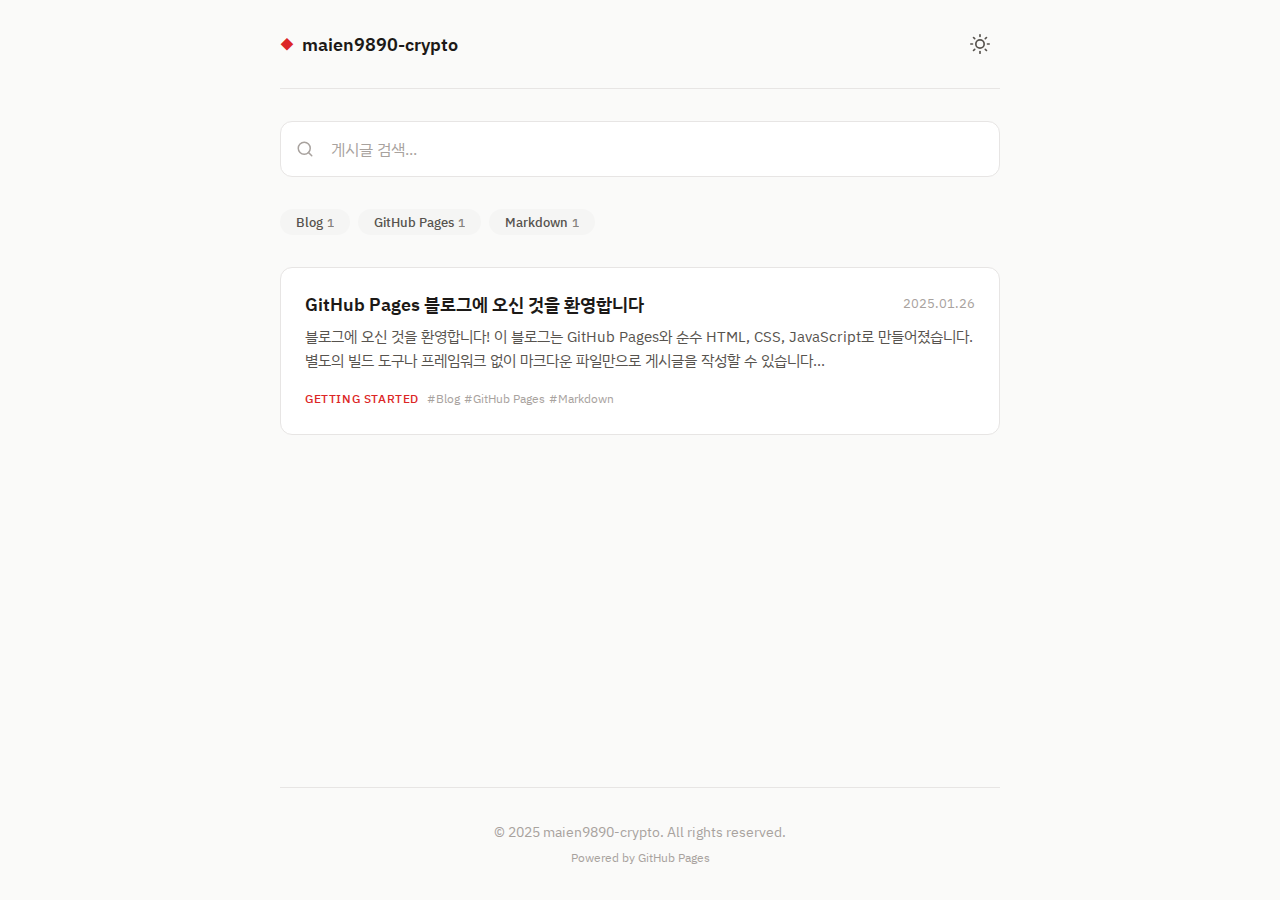
<file: index.html>
<!DOCTYPE html>
<html lang="ko">
<head>
    <meta charset="UTF-8">
    <meta name="viewport" content="width=device-width, initial-scale=1.0">
    <title>Blog | maien9890-crypto</title>
    <meta name="description" content="개발 블로그 - 기술, 프로그래밍, 웹 개발에 대한 이야기">
    
    <!-- Fonts -->
    <link rel="preconnect" href="https://fonts.googleapis.com">
    <link rel="preconnect" href="https://fonts.gstatic.com" crossorigin>
    <link href="https://fonts.googleapis.com/css2?family=IBM+Plex+Sans+KR:wght@300;400;500;600&family=JetBrains+Mono:wght@400;500&display=swap" rel="stylesheet">
    
    <!-- Styles -->
    <link rel="stylesheet" href="css/style.css">
    <link rel="stylesheet" href="css/prism.css">
</head>
<body>
    <div class="container">
        <!-- Header -->
        <header class="header">
            <div class="header-content">
                <a href="index.html" class="logo">
                    <span class="logo-symbol">◆</span>
                    <span class="logo-text">maien9890-crypto</span>
                </a>
                <nav class="nav">
                    <button id="theme-toggle" class="theme-toggle" aria-label="테마 전환">
                        <svg class="icon-sun" xmlns="http://www.w3.org/2000/svg" width="20" height="20" viewBox="0 0 24 24" fill="none" stroke="currentColor" stroke-width="2" stroke-linecap="round" stroke-linejoin="round">
                            <circle cx="12" cy="12" r="5"></circle>
                            <line x1="12" y1="1" x2="12" y2="3"></line>
                            <line x1="12" y1="21" x2="12" y2="23"></line>
                            <line x1="4.22" y1="4.22" x2="5.64" y2="5.64"></line>
                            <line x1="18.36" y1="18.36" x2="19.78" y2="19.78"></line>
                            <line x1="1" y1="12" x2="3" y2="12"></line>
                            <line x1="21" y1="12" x2="23" y2="12"></line>
                            <line x1="4.22" y1="19.78" x2="5.64" y2="18.36"></line>
                            <line x1="18.36" y1="5.64" x2="19.78" y2="4.22"></line>
                        </svg>
                        <svg class="icon-moon" xmlns="http://www.w3.org/2000/svg" width="20" height="20" viewBox="0 0 24 24" fill="none" stroke="currentColor" stroke-width="2" stroke-linecap="round" stroke-linejoin="round">
                            <path d="M21 12.79A9 9 0 1 1 11.21 3 7 7 0 0 0 21 12.79z"></path>
                        </svg>
                    </button>
                </nav>
            </div>
        </header>

        <!-- Main Content -->
        <main class="main">
            <!-- Search Section -->
            <section class="search-section">
                <div class="search-wrapper">
                    <svg class="search-icon" xmlns="http://www.w3.org/2000/svg" width="18" height="18" viewBox="0 0 24 24" fill="none" stroke="currentColor" stroke-width="2" stroke-linecap="round" stroke-linejoin="round">
                        <circle cx="11" cy="11" r="8"></circle>
                        <line x1="21" y1="21" x2="16.65" y2="16.65"></line>
                    </svg>
                    <input type="text" id="search-input" class="search-input" placeholder="게시글 검색..." aria-label="게시글 검색">
                    <button id="search-clear" class="search-clear" aria-label="검색어 지우기" style="display: none;">
                        <svg xmlns="http://www.w3.org/2000/svg" width="16" height="16" viewBox="0 0 24 24" fill="none" stroke="currentColor" stroke-width="2" stroke-linecap="round" stroke-linejoin="round">
                            <line x1="18" y1="6" x2="6" y2="18"></line>
                            <line x1="6" y1="6" x2="18" y2="18"></line>
                        </svg>
                    </button>
                </div>
            </section>

            <!-- Tags Filter -->
            <section class="tags-section">
                <div id="tags-container" class="tags-container">
                    <!-- 태그가 동적으로 로드됩니다 -->
                </div>
            </section>

            <!-- Posts List -->
            <section class="posts-section">
                <div id="posts-container" class="posts-container">
                    <!-- 게시글이 동적으로 로드됩니다 -->
                </div>
                <div id="loading" class="loading">
                    <div class="loading-spinner"></div>
                    <span>게시글을 불러오는 중...</span>
                </div>
                <div id="no-results" class="no-results" style="display: none;">
                    <p>검색 결과가 없습니다.</p>
                </div>
            </section>
        </main>

        <!-- Footer -->
        <footer class="footer">
            <p>&copy; 2025 maien9890-crypto. All rights reserved.</p>
            <p class="footer-powered">Powered by GitHub Pages</p>
        </footer>
    </div>

    <!-- Scripts -->
    <script src="js/theme.js"></script>
    <script src="js/app.js"></script>
    <script src="js/search.js"></script>
</body>
</html>
</file>
<file: css/style.css>
/* ============================================
   CSS Variables - Theme System
   ============================================ */
:root {
    /* Typography */
    --font-sans: 'IBM Plex Sans KR', -apple-system, BlinkMacSystemFont, 'Segoe UI', sans-serif;
    --font-mono: 'JetBrains Mono', 'Fira Code', 'Consolas', monospace;
    
    /* Spacing */
    --spacing-xs: 0.25rem;
    --spacing-sm: 0.5rem;
    --spacing-md: 1rem;
    --spacing-lg: 1.5rem;
    --spacing-xl: 2rem;
    --spacing-2xl: 3rem;
    --spacing-3xl: 4rem;
    
    /* Border Radius */
    --radius-sm: 4px;
    --radius-md: 8px;
    --radius-lg: 12px;
    --radius-full: 9999px;
    
    /* Transitions */
    --transition-fast: 150ms ease;
    --transition-normal: 250ms ease;
    --transition-slow: 350ms ease;
    
    /* Container */
    --container-max: 720px;
    --container-padding: 1.5rem;
}

/* Light Theme (Default) */
:root,
[data-theme="light"] {
    --color-bg: #fafaf9;
    --color-bg-elevated: #ffffff;
    --color-bg-hover: #f5f5f4;
    --color-bg-active: #e7e5e4;
    
    --color-text: #1c1917;
    --color-text-secondary: #57534e;
    --color-text-muted: #a8a29e;
    
    --color-border: #e7e5e4;
    --color-border-hover: #d6d3d1;
    
    --color-accent: #dc2626;
    --color-accent-hover: #b91c1c;
    --color-accent-subtle: #fef2f2;
    
    --color-tag-bg: #f5f5f4;
    --color-tag-text: #57534e;
    --color-tag-active-bg: #1c1917;
    --color-tag-active-text: #fafaf9;
    
    --shadow-sm: 0 1px 2px rgba(0, 0, 0, 0.05);
    --shadow-md: 0 4px 6px -1px rgba(0, 0, 0, 0.1);
    --shadow-lg: 0 10px 15px -3px rgba(0, 0, 0, 0.1);
}

/* Dark Theme */
[data-theme="dark"] {
    --color-bg: #0c0a09;
    --color-bg-elevated: #1c1917;
    --color-bg-hover: #292524;
    --color-bg-active: #44403c;
    
    --color-text: #fafaf9;
    --color-text-secondary: #a8a29e;
    --color-text-muted: #78716c;
    
    --color-border: #292524;
    --color-border-hover: #44403c;
    
    --color-accent: #ef4444;
    --color-accent-hover: #f87171;
    --color-accent-subtle: #1f1412;
    
    --color-tag-bg: #292524;
    --color-tag-text: #a8a29e;
    --color-tag-active-bg: #fafaf9;
    --color-tag-active-text: #1c1917;
    
    --shadow-sm: 0 1px 2px rgba(0, 0, 0, 0.3);
    --shadow-md: 0 4px 6px -1px rgba(0, 0, 0, 0.4);
    --shadow-lg: 0 10px 15px -3px rgba(0, 0, 0, 0.5);
}

/* ============================================
   Reset & Base Styles
   ============================================ */
*, *::before, *::after {
    box-sizing: border-box;
    margin: 0;
    padding: 0;
}

html {
    font-size: 16px;
    scroll-behavior: smooth;
    -webkit-font-smoothing: antialiased;
    -moz-osx-font-smoothing: grayscale;
}

body {
    font-family: var(--font-sans);
    font-size: 1rem;
    line-height: 1.7;
    color: var(--color-text);
    background-color: var(--color-bg);
    transition: background-color var(--transition-normal), color var(--transition-normal);
}

a {
    color: inherit;
    text-decoration: none;
}

img {
    max-width: 100%;
    height: auto;
    display: block;
}

button {
    font-family: inherit;
    font-size: inherit;
    border: none;
    background: none;
    cursor: pointer;
}

ul, ol {
    list-style: none;
}

/* ============================================
   Layout
   ============================================ */
.container {
    width: 100%;
    max-width: calc(var(--container-max) + var(--container-padding) * 2);
    margin: 0 auto;
    padding: 0 var(--container-padding);
    min-height: 100vh;
    display: flex;
    flex-direction: column;
}

.main {
    flex: 1;
    padding: var(--spacing-xl) 0 var(--spacing-3xl);
}

/* ============================================
   Header
   ============================================ */
.header {
    padding: var(--spacing-lg) 0;
    border-bottom: 1px solid var(--color-border);
}

.header-content {
    display: flex;
    align-items: center;
    justify-content: space-between;
}

.logo {
    display: flex;
    align-items: center;
    gap: var(--spacing-sm);
    font-weight: 600;
    font-size: 1.125rem;
    transition: opacity var(--transition-fast);
}

.logo:hover {
    opacity: 0.7;
}

.logo-symbol {
    color: var(--color-accent);
    font-size: 0.875rem;
}

.nav {
    display: flex;
    align-items: center;
    gap: var(--spacing-md);
}

.nav-link {
    display: flex;
    align-items: center;
    gap: var(--spacing-xs);
    padding: var(--spacing-sm) var(--spacing-md);
    font-size: 0.875rem;
    color: var(--color-text-secondary);
    border-radius: var(--radius-md);
    transition: all var(--transition-fast);
}

.nav-link:hover {
    color: var(--color-text);
    background-color: var(--color-bg-hover);
}

/* Theme Toggle */
.theme-toggle {
    display: flex;
    align-items: center;
    justify-content: center;
    width: 40px;
    height: 40px;
    border-radius: var(--radius-md);
    color: var(--color-text-secondary);
    transition: all var(--transition-fast);
}

.theme-toggle:hover {
    color: var(--color-text);
    background-color: var(--color-bg-hover);
}

.icon-sun,
.icon-moon {
    transition: transform var(--transition-fast), opacity var(--transition-fast);
}

[data-theme="light"] .icon-sun,
:root:not([data-theme]) .icon-sun {
    display: block;
}

[data-theme="light"] .icon-moon,
:root:not([data-theme]) .icon-moon {
    display: none;
}

[data-theme="dark"] .icon-sun {
    display: none;
}

[data-theme="dark"] .icon-moon {
    display: block;
}

/* ============================================
   Search Section
   ============================================ */
.search-section {
    margin-bottom: var(--spacing-xl);
}

.search-wrapper {
    position: relative;
    display: flex;
    align-items: center;
}

.search-icon {
    position: absolute;
    left: var(--spacing-md);
    color: var(--color-text-muted);
    pointer-events: none;
}

.search-input {
    width: 100%;
    padding: var(--spacing-md) var(--spacing-md) var(--spacing-md) calc(var(--spacing-md) * 2 + 18px);
    font-family: var(--font-sans);
    font-size: 1rem;
    color: var(--color-text);
    background-color: var(--color-bg-elevated);
    border: 1px solid var(--color-border);
    border-radius: var(--radius-lg);
    transition: all var(--transition-fast);
}

.search-input::placeholder {
    color: var(--color-text-muted);
}

.search-input:focus {
    outline: none;
    border-color: var(--color-accent);
    box-shadow: 0 0 0 3px var(--color-accent-subtle);
}

.search-clear {
    position: absolute;
    right: var(--spacing-md);
    display: flex;
    align-items: center;
    justify-content: center;
    width: 24px;
    height: 24px;
    color: var(--color-text-muted);
    border-radius: var(--radius-sm);
    transition: all var(--transition-fast);
}

.search-clear:hover {
    color: var(--color-text);
    background-color: var(--color-bg-hover);
}

/* ============================================
   Tags Section
   ============================================ */
.tags-section {
    margin-bottom: var(--spacing-xl);
}

.tags-container {
    display: flex;
    flex-wrap: wrap;
    gap: var(--spacing-sm);
}

.tag {
    display: inline-flex;
    align-items: center;
    padding: var(--spacing-xs) var(--spacing-md);
    font-size: 0.8125rem;
    font-weight: 500;
    color: var(--color-tag-text);
    background-color: var(--color-tag-bg);
    border-radius: var(--radius-full);
    cursor: pointer;
    transition: all var(--transition-fast);
    user-select: none;
}

.tag:hover {
    background-color: var(--color-bg-active);
}

.tag.active {
    color: var(--color-tag-active-text);
    background-color: var(--color-tag-active-bg);
}

.tag-count {
    margin-left: var(--spacing-xs);
    font-size: 0.75rem;
    opacity: 0.7;
}

/* ============================================
   Posts List
   ============================================ */
.posts-container {
    display: flex;
    flex-direction: column;
    gap: var(--spacing-xs);
}

.post-item {
    display: block;
    padding: var(--spacing-lg);
    background-color: var(--color-bg-elevated);
    border: 1px solid var(--color-border);
    border-radius: var(--radius-lg);
    transition: all var(--transition-fast);
}

.post-item:hover {
    border-color: var(--color-border-hover);
    box-shadow: var(--shadow-md);
    transform: translateY(-2px);
}

.post-item-header {
    display: flex;
    align-items: flex-start;
    justify-content: space-between;
    gap: var(--spacing-md);
    margin-bottom: var(--spacing-sm);
}

.post-item-title {
    font-size: 1.125rem;
    font-weight: 600;
    line-height: 1.4;
    color: var(--color-text);
}

.post-item-date {
    flex-shrink: 0;
    font-size: 0.8125rem;
    color: var(--color-text-muted);
}

.post-item-excerpt {
    font-size: 0.9375rem;
    color: var(--color-text-secondary);
    line-height: 1.6;
    margin-bottom: var(--spacing-md);
    display: -webkit-box;
    -webkit-line-clamp: 2;
    -webkit-box-orient: vertical;
    overflow: hidden;
}

.post-item-footer {
    display: flex;
    align-items: center;
    gap: var(--spacing-sm);
}

.post-item-category {
    font-size: 0.75rem;
    font-weight: 500;
    color: var(--color-accent);
    text-transform: uppercase;
    letter-spacing: 0.05em;
}

.post-item-tags {
    display: flex;
    flex-wrap: wrap;
    gap: var(--spacing-xs);
}

.post-item-tag {
    font-size: 0.75rem;
    color: var(--color-text-muted);
}

.post-item-tag::before {
    content: '#';
}

/* Loading State */
.loading {
    display: flex;
    flex-direction: column;
    align-items: center;
    justify-content: center;
    gap: var(--spacing-md);
    padding: var(--spacing-3xl);
    color: var(--color-text-muted);
}

.loading-spinner {
    width: 32px;
    height: 32px;
    border: 3px solid var(--color-border);
    border-top-color: var(--color-accent);
    border-radius: 50%;
    animation: spin 0.8s linear infinite;
}

@keyframes spin {
    to { transform: rotate(360deg); }
}

/* No Results */
.no-results {
    text-align: center;
    padding: var(--spacing-3xl);
    color: var(--color-text-muted);
}

/* ============================================
   Post Article (post.html)
   ============================================ */
.post-article {
    max-width: 100%;
}

.post-header {
    margin-bottom: var(--spacing-2xl);
    padding-bottom: var(--spacing-xl);
    border-bottom: 1px solid var(--color-border);
}

.post-category {
    font-size: 0.8125rem;
    font-weight: 600;
    color: var(--color-accent);
    text-transform: uppercase;
    letter-spacing: 0.05em;
    margin-bottom: var(--spacing-sm);
}

.post-title {
    font-size: 2rem;
    font-weight: 600;
    line-height: 1.3;
    margin-bottom: var(--spacing-md);
    word-break: keep-all;
}

.post-meta {
    display: flex;
    flex-wrap: wrap;
    align-items: center;
    gap: var(--spacing-md);
}

.post-date {
    font-size: 0.875rem;
    color: var(--color-text-muted);
}

.post-tags {
    display: flex;
    flex-wrap: wrap;
    gap: var(--spacing-sm);
}

.post-tag {
    font-size: 0.8125rem;
    color: var(--color-text-secondary);
    padding: var(--spacing-xs) var(--spacing-sm);
    background-color: var(--color-tag-bg);
    border-radius: var(--radius-sm);
}

/* Post Content - Markdown Styles */
.post-content {
    font-size: 1.0625rem;
    line-height: 1.8;
}

.post-content h1,
.post-content h2,
.post-content h3,
.post-content h4,
.post-content h5,
.post-content h6 {
    font-weight: 600;
    line-height: 1.4;
    margin-top: var(--spacing-2xl);
    margin-bottom: var(--spacing-md);
    color: var(--color-text);
}

.post-content h1 { font-size: 1.75rem; }
.post-content h2 { font-size: 1.5rem; }
.post-content h3 { font-size: 1.25rem; }
.post-content h4 { font-size: 1.125rem; }

.post-content p {
    margin-bottom: var(--spacing-lg);
}

.post-content a {
    color: var(--color-accent);
    text-decoration: underline;
    text-underline-offset: 2px;
    transition: color var(--transition-fast);
}

.post-content a:hover {
    color: var(--color-accent-hover);
}

.post-content strong {
    font-weight: 600;
}

.post-content em {
    font-style: italic;
}

.post-content ul,
.post-content ol {
    margin-bottom: var(--spacing-lg);
    padding-left: var(--spacing-xl);
}

.post-content ul {
    list-style: disc;
}

.post-content ol {
    list-style: decimal;
}

.post-content li {
    margin-bottom: var(--spacing-sm);
}

.post-content li > ul,
.post-content li > ol {
    margin-top: var(--spacing-sm);
    margin-bottom: 0;
}

.post-content blockquote {
    margin: var(--spacing-lg) 0;
    padding: var(--spacing-md) var(--spacing-lg);
    border-left: 4px solid var(--color-accent);
    background-color: var(--color-bg-hover);
    border-radius: 0 var(--radius-md) var(--radius-md) 0;
    font-style: italic;
    color: var(--color-text-secondary);
}

.post-content blockquote p:last-child {
    margin-bottom: 0;
}

.post-content code {
    font-family: var(--font-mono);
    font-size: 0.875em;
    padding: 0.15em 0.4em;
    background-color: var(--color-bg-hover);
    border-radius: var(--radius-sm);
}

.post-content pre {
    margin: var(--spacing-lg) 0;
    padding: var(--spacing-lg);
    background-color: var(--color-bg-elevated);
    border: 1px solid var(--color-border);
    border-radius: var(--radius-lg);
    overflow-x: auto;
}

.post-content pre code {
    padding: 0;
    background: none;
    font-size: 0.875rem;
    line-height: 1.6;
}

.post-content img {
    margin: var(--spacing-lg) 0;
    border-radius: var(--radius-lg);
    box-shadow: var(--shadow-md);
}

.post-content hr {
    margin: var(--spacing-2xl) 0;
    border: none;
    border-top: 1px solid var(--color-border);
}

.post-content table {
    width: 100%;
    margin: var(--spacing-lg) 0;
    border-collapse: collapse;
}

.post-content th,
.post-content td {
    padding: var(--spacing-sm) var(--spacing-md);
    border: 1px solid var(--color-border);
    text-align: left;
}

.post-content th {
    font-weight: 600;
    background-color: var(--color-bg-hover);
}

/* Post Navigation */
.post-nav {
    display: grid;
    grid-template-columns: 1fr 1fr;
    gap: var(--spacing-md);
    margin-top: var(--spacing-3xl);
    padding-top: var(--spacing-xl);
    border-top: 1px solid var(--color-border);
}

.post-nav-link {
    display: flex;
    flex-direction: column;
    gap: var(--spacing-xs);
    padding: var(--spacing-md);
    background-color: var(--color-bg-elevated);
    border: 1px solid var(--color-border);
    border-radius: var(--radius-md);
    transition: all var(--transition-fast);
}

.post-nav-link:hover {
    border-color: var(--color-border-hover);
    background-color: var(--color-bg-hover);
}

.post-nav-link:empty,
.post-nav-link[style*="display: none"] {
    visibility: hidden;
}

.post-nav-prev {
    text-align: left;
}

.post-nav-next {
    text-align: right;
}

.post-nav-label {
    font-size: 0.75rem;
    color: var(--color-text-muted);
    text-transform: uppercase;
    letter-spacing: 0.05em;
}

.post-nav-title {
    font-size: 0.9375rem;
    font-weight: 500;
    color: var(--color-text);
    display: -webkit-box;
    -webkit-line-clamp: 1;
    -webkit-box-orient: vertical;
    overflow: hidden;
}

/* ============================================
   Comments Section
   ============================================ */
.comments-section {
    margin-top: var(--spacing-3xl);
    padding-top: var(--spacing-xl);
    border-top: 1px solid var(--color-border);
}

.comments-title {
    font-size: 1.25rem;
    font-weight: 600;
    margin-bottom: var(--spacing-xl);
}

/* ============================================
   Footer
   ============================================ */
.footer {
    padding: var(--spacing-xl) 0;
    margin-top: auto;
    border-top: 1px solid var(--color-border);
    text-align: center;
    font-size: 0.875rem;
    color: var(--color-text-muted);
}

.footer-powered {
    margin-top: var(--spacing-xs);
    font-size: 0.75rem;
}

/* ============================================
   Responsive Design
   ============================================ */
@media (max-width: 640px) {
    :root {
        --container-padding: 1rem;
    }
    
    .post-title {
        font-size: 1.5rem;
    }
    
    .post-item-header {
        flex-direction: column;
        gap: var(--spacing-xs);
    }
    
    .post-nav {
        grid-template-columns: 1fr;
    }
    
    .post-content {
        font-size: 1rem;
    }
}

/* ============================================
   Animations
   ============================================ */
@keyframes fadeIn {
    from {
        opacity: 0;
        transform: translateY(10px);
    }
    to {
        opacity: 1;
        transform: translateY(0);
    }
}

.post-item {
    animation: fadeIn 0.3s ease forwards;
}

.post-item:nth-child(1) { animation-delay: 0.05s; }
.post-item:nth-child(2) { animation-delay: 0.1s; }
.post-item:nth-child(3) { animation-delay: 0.15s; }
.post-item:nth-child(4) { animation-delay: 0.2s; }
.post-item:nth-child(5) { animation-delay: 0.25s; }
</file>
<file: css/prism.css>
/* ============================================
   Prism.js Custom Theme - Warm Stone
   Matches the blog's design system
   ============================================ */

/* Light Theme Code */
:root,
[data-theme="light"] {
    --code-bg: #1c1917;
    --code-text: #e7e5e4;
    --code-comment: #78716c;
    --code-keyword: #f87171;
    --code-string: #4ade80;
    --code-function: #60a5fa;
    --code-number: #fbbf24;
    --code-operator: #a8a29e;
    --code-class: #c084fc;
    --code-variable: #fb923c;
    --code-punctuation: #a8a29e;
    --code-property: #22d3ee;
    --code-regex: #f472b6;
    --code-important: #ef4444;
    --code-line-highlight: rgba(255, 255, 255, 0.08);
    --code-selection: rgba(255, 255, 255, 0.15);
}

/* Dark Theme Code - Slightly adjusted for contrast */
[data-theme="dark"] {
    --code-bg: #0c0a09;
    --code-text: #e7e5e4;
    --code-comment: #78716c;
    --code-keyword: #f87171;
    --code-string: #4ade80;
    --code-function: #60a5fa;
    --code-number: #fbbf24;
    --code-operator: #a8a29e;
    --code-class: #c084fc;
    --code-variable: #fb923c;
    --code-punctuation: #a8a29e;
    --code-property: #22d3ee;
    --code-regex: #f472b6;
    --code-important: #ef4444;
    --code-line-highlight: rgba(255, 255, 255, 0.05);
    --code-selection: rgba(255, 255, 255, 0.1);
}

/* Code Block Container */
code[class*="language-"],
pre[class*="language-"] {
    font-family: 'JetBrains Mono', 'Fira Code', 'Consolas', Monaco, monospace;
    font-size: 0.875rem;
    line-height: 1.6;
    direction: ltr;
    text-align: left;
    white-space: pre;
    word-spacing: normal;
    word-break: normal;
    tab-size: 4;
    hyphens: none;
    color: var(--code-text);
    background: var(--code-bg);
}

/* Selection */
pre[class*="language-"]::selection,
pre[class*="language-"] ::selection,
code[class*="language-"]::selection,
code[class*="language-"] ::selection {
    background: var(--code-selection);
}

/* Pre Block */
pre[class*="language-"] {
    padding: 1.25rem 1.5rem;
    margin: 1.5rem 0;
    overflow: auto;
    border-radius: 12px;
    border: 1px solid var(--color-border);
}

/* Inline Code - Override for inline */
:not(pre) > code[class*="language-"] {
    padding: 0.2em 0.4em;
    border-radius: 4px;
    white-space: normal;
}

/* ============================================
   Token Styles
   ============================================ */

.token.comment,
.token.prolog,
.token.doctype,
.token.cdata {
    color: var(--code-comment);
    font-style: italic;
}

.token.punctuation {
    color: var(--code-punctuation);
}

.token.namespace {
    opacity: 0.7;
}

.token.property,
.token.tag,
.token.constant,
.token.symbol,
.token.deleted {
    color: var(--code-property);
}

.token.boolean,
.token.number {
    color: var(--code-number);
}

.token.selector,
.token.attr-name,
.token.string,
.token.char,
.token.builtin,
.token.inserted {
    color: var(--code-string);
}

.token.operator,
.token.entity,
.token.url,
.language-css .token.string,
.style .token.string {
    color: var(--code-operator);
}

.token.atrule,
.token.attr-value,
.token.keyword {
    color: var(--code-keyword);
}

.token.function,
.token.class-name {
    color: var(--code-function);
}

.token.regex,
.token.important,
.token.variable {
    color: var(--code-variable);
}

.token.important,
.token.bold {
    font-weight: bold;
}

.token.italic {
    font-style: italic;
}

.token.entity {
    cursor: help;
}

/* ============================================
   Language-specific adjustments
   ============================================ */

/* JavaScript */
.language-javascript .token.keyword {
    color: var(--code-keyword);
}

.language-javascript .token.function {
    color: var(--code-function);
}

.language-javascript .token.class-name {
    color: var(--code-class);
}

/* CSS */
.language-css .token.selector {
    color: var(--code-class);
}

.language-css .token.property {
    color: var(--code-property);
}

/* JSON */
.language-json .token.property {
    color: var(--code-property);
}

.language-json .token.string {
    color: var(--code-string);
}

/* Markdown */
.language-markdown .token.title {
    color: var(--code-keyword);
    font-weight: bold;
}

.language-markdown .token.bold {
    color: var(--code-variable);
    font-weight: bold;
}

.language-markdown .token.italic {
    color: var(--code-class);
    font-style: italic;
}

/* HTML */
.language-html .token.tag {
    color: var(--code-keyword);
}

.language-html .token.attr-name {
    color: var(--code-variable);
}

.language-html .token.attr-value {
    color: var(--code-string);
}

/* ============================================
   Line Numbers (Optional - via plugin)
   ============================================ */

pre[class*="language-"].line-numbers {
    position: relative;
    padding-left: 3.8em;
    counter-reset: linenumber;
}

pre[class*="language-"].line-numbers > code {
    position: relative;
    white-space: inherit;
}

.line-numbers .line-numbers-rows {
    position: absolute;
    pointer-events: none;
    top: 0;
    font-size: 100%;
    left: -3.8em;
    width: 3em;
    letter-spacing: -1px;
    border-right: 1px solid var(--code-comment);
    user-select: none;
}

.line-numbers-rows > span {
    display: block;
    counter-increment: linenumber;
}

.line-numbers-rows > span::before {
    content: counter(linenumber);
    color: var(--code-comment);
    display: block;
    padding-right: 0.8em;
    text-align: right;
}

/* ============================================
   Line Highlight (Optional - via plugin)
   ============================================ */

pre[data-line] {
    position: relative;
}

.line-highlight {
    position: absolute;
    left: 0;
    right: 0;
    padding: inherit 0;
    margin-top: 1.25rem;
    background: var(--code-line-highlight);
    pointer-events: none;
    line-height: inherit;
    white-space: pre;
}

/* ============================================
   Copy Button (if added via JS)
   ============================================ */

.code-toolbar {
    position: relative;
}

.code-toolbar > .toolbar {
    position: absolute;
    top: 0.5rem;
    right: 0.5rem;
    opacity: 0;
    transition: opacity 0.2s ease;
}

.code-toolbar:hover > .toolbar {
    opacity: 1;
}

.code-toolbar > .toolbar > .toolbar-item > button,
.code-toolbar > .toolbar > .toolbar-item > a,
.code-toolbar > .toolbar > .toolbar-item > span {
    color: var(--code-comment);
    font-size: 0.75rem;
    padding: 0.25rem 0.5rem;
    background: var(--code-bg);
    border: 1px solid var(--code-comment);
    border-radius: 4px;
    cursor: pointer;
    transition: all 0.15s ease;
}

.code-toolbar > .toolbar > .toolbar-item > button:hover,
.code-toolbar > .toolbar > .toolbar-item > a:hover {
    color: var(--code-text);
    border-color: var(--code-text);
}
</file>
